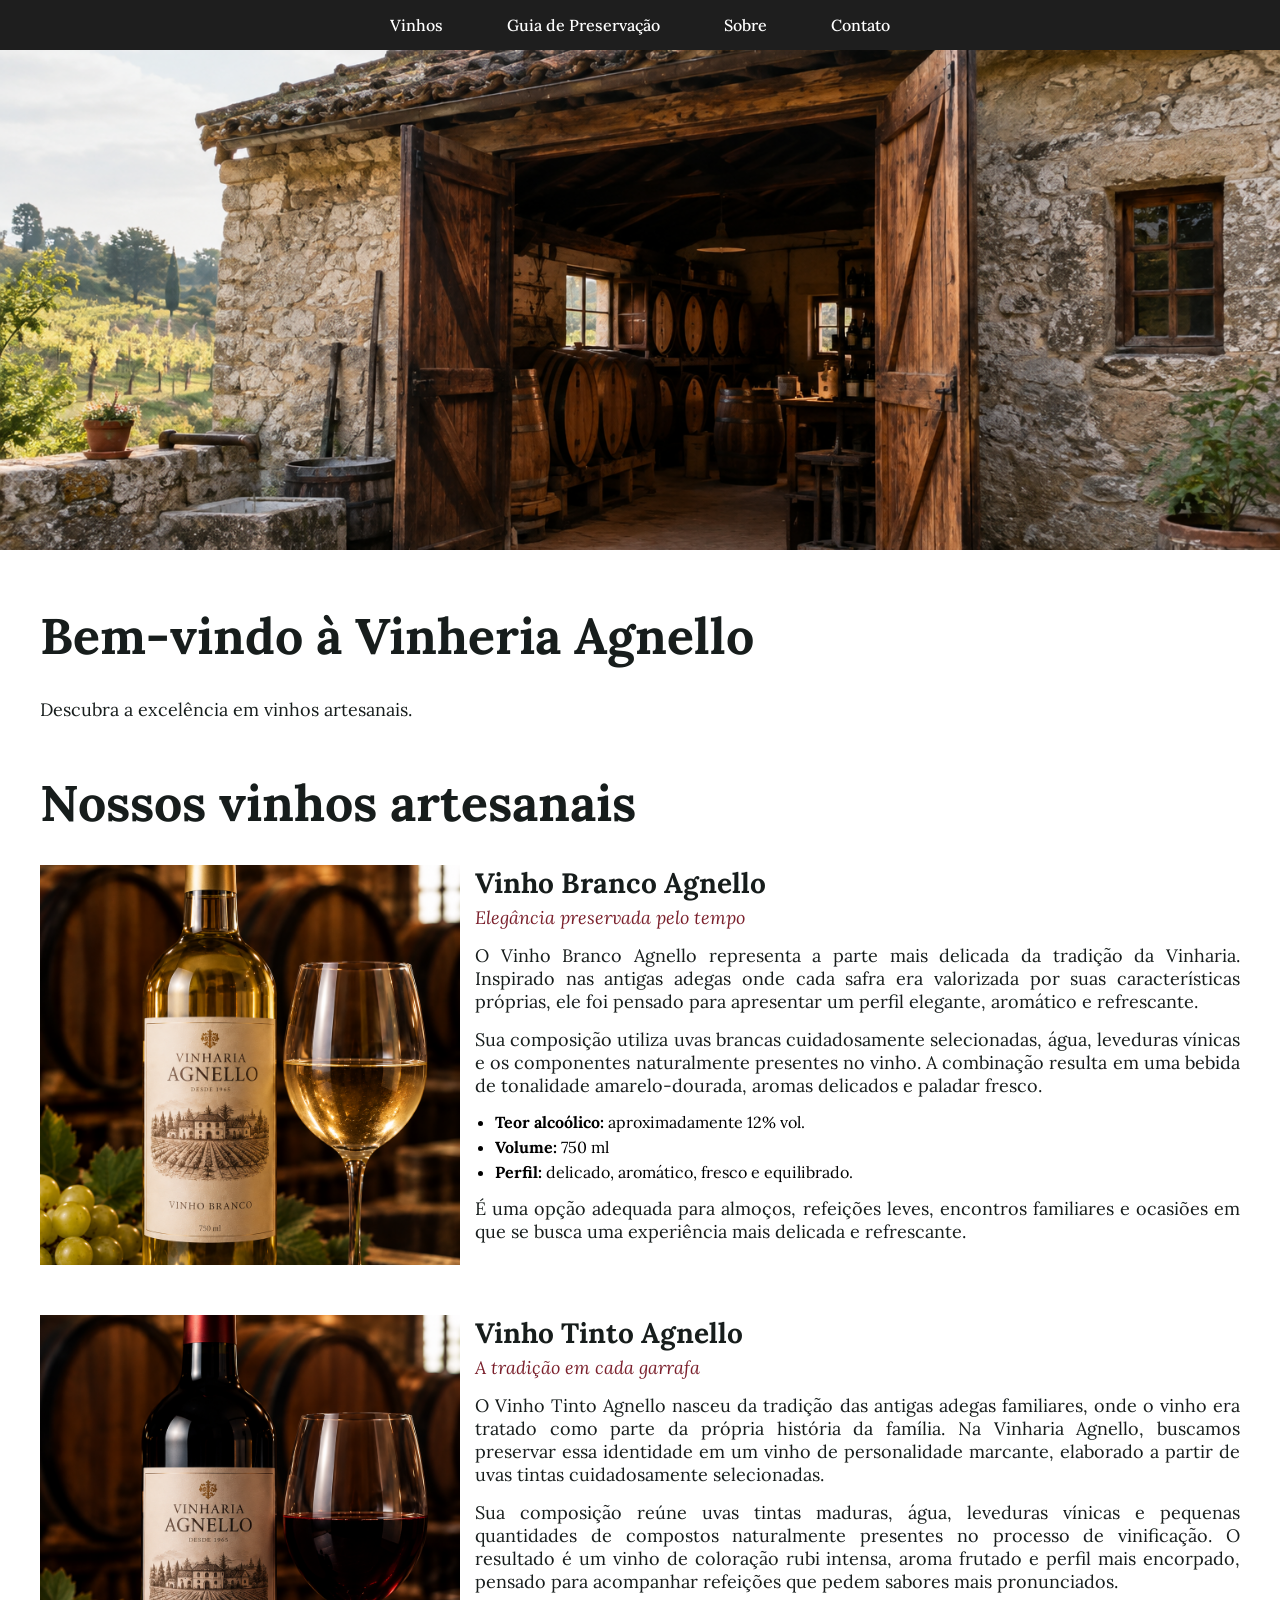
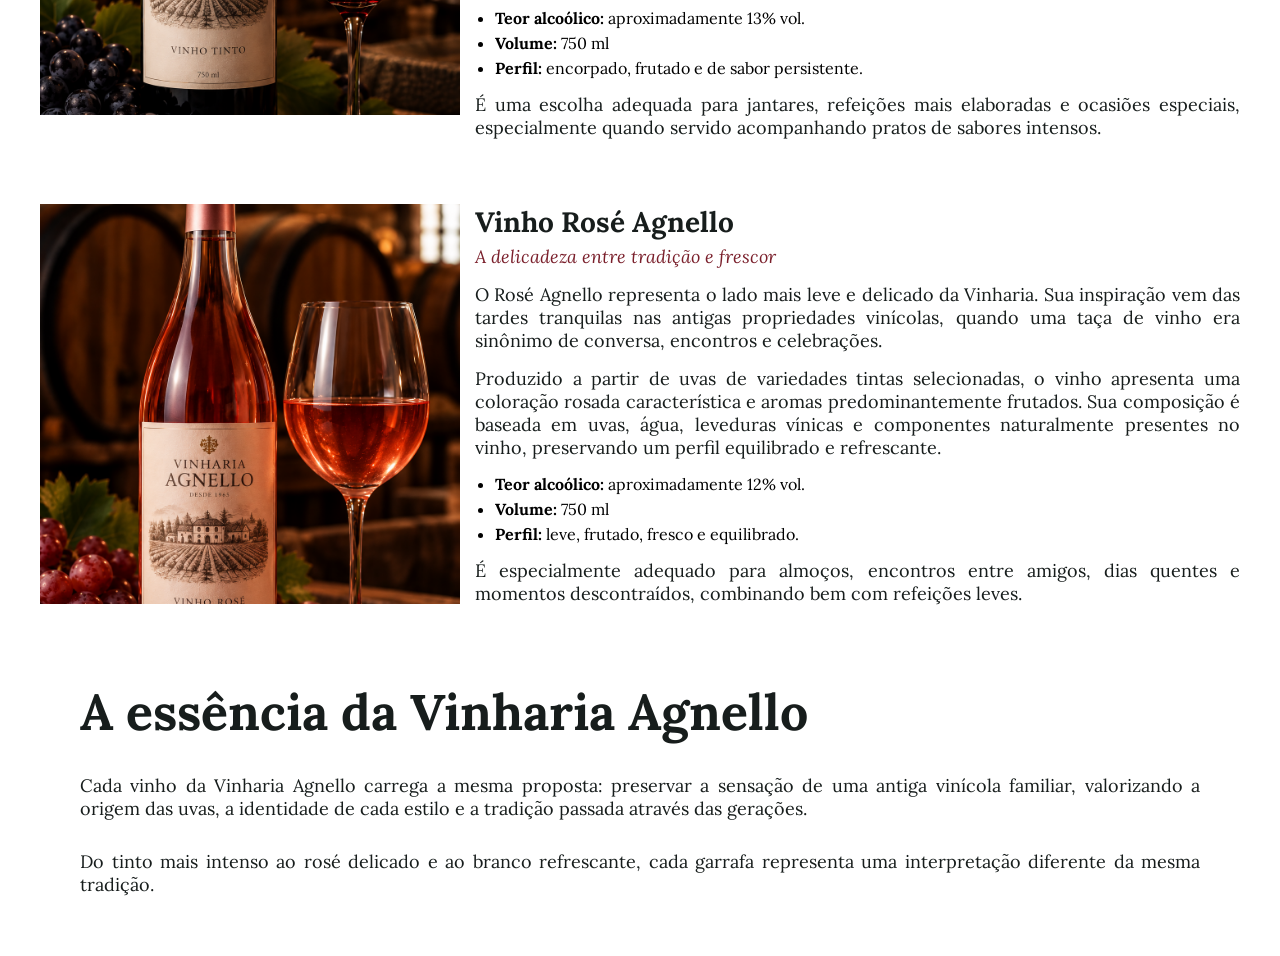
<file: index.html>
<!DOCTYPE html>
<html lang="pt-br">
<head>
    <link rel="stylesheet" href="src/css/style.css">
    <meta charset="UTF-8">
    <meta name="viewport" content="width=device-width, initial-scale=1.0">
    <title>Vinheria Agnello</title>
    <link rel="preconnect" href="https://fonts.googleapis.com">
    <link rel="preconnect" href="https://fonts.gstatic.com" crossorigin>
    <link href="https://fonts.googleapis.com/css2?family=Lora:ital,wght@0,400;0,500;0,600;0,700;1,400&display=swap" rel="stylesheet">
</head>
<body>
    <header>
        <a href="./html/vinhos.html">Vinhos</a>
        <a href="./html/Guia.html">Guia de Preservação</a>
        <a href="./html/sobre.html">Sobre</a>
        <a href="./html/contato.html">Contato</a>
        
    </header>

    <img id ="banner" src="src/images/vinharia.png" alt="Banner Vinheria Agnello">

    <h1>Bem-vindo à Vinheria Agnello</h1>
    <p>Descubra a excelência em vinhos artesanais.</p>

    </header>

    <h2>Nossos vinhos artesanais</h2>
<div class="vinhos-container">

    <div class="vinho-item">
        <img class="vinho" src="./src/images/vinho branco.png" alt="vinho branco">
        <div class="vinho-texto">
            <h3>Vinho Branco Agnello</h3>
            <p class="subtitulo">Elegância preservada pelo tempo</p>
            <p>O Vinho Branco Agnello representa a parte mais delicada da tradição da Vinharia. Inspirado nas antigas adegas onde cada safra era valorizada por suas características próprias, ele foi pensado para apresentar um perfil elegante, aromático e refrescante.</p>
            <p>Sua composição utiliza uvas brancas cuidadosamente selecionadas, água, leveduras vínicas e os componentes naturalmente presentes no vinho. A combinação resulta em uma bebida de tonalidade amarelo-dourada, aromas delicados e paladar fresco.</p>
            <ul>
                <li><strong>Teor alcoólico:</strong> aproximadamente 12% vol.</li>
                <li><strong>Volume:</strong> 750 ml</li>
                <li><strong>Perfil:</strong> delicado, aromático, fresco e equilibrado.</li>
            </ul>
            <p>É uma opção adequada para almoços, refeições leves, encontros familiares e ocasiões em que se busca uma experiência mais delicada e refrescante.</p>
        </div>
    </div>

    <div class="vinho-item">
        <img class="vinho" src="./src/images/vinho tinto.png" alt="vinho tinto">
        <div class="vinho-texto">
            <h3>Vinho Tinto Agnello</h3>
            <p class="subtitulo">A tradição em cada garrafa</p>
            <p>O Vinho Tinto Agnello nasceu da tradição das antigas adegas familiares, onde o vinho era tratado como parte da própria história da família. Na Vinharia Agnello, buscamos preservar essa identidade em um vinho de personalidade marcante, elaborado a partir de uvas tintas cuidadosamente selecionadas.</p>
            <p>Sua composição reúne uvas tintas maduras, água, leveduras vínicas e pequenas quantidades de compostos naturalmente presentes no processo de vinificação. O resultado é um vinho de coloração rubi intensa, aroma frutado e perfil mais encorpado, pensado para acompanhar refeições que pedem sabores mais pronunciados.</p>
            <ul>
                <li><strong>Teor alcoólico:</strong> aproximadamente 13% vol.</li>
                <li><strong>Volume:</strong> 750 ml</li>
                <li><strong>Perfil:</strong> encorpado, frutado e de sabor persistente.</li>
            </ul>
            <p>É uma escolha adequada para jantares, refeições mais elaboradas e ocasiões especiais, especialmente quando servido acompanhando pratos de sabores intensos.</p>
        </div>
    </div>

    <div class="vinho-item">
        <img class="vinho" src="./src/images/vinho rose.png" alt="vinho rosado">
        <div class="vinho-texto">
            <h3>Vinho Rosé Agnello</h3>
            <p class="subtitulo">A delicadeza entre tradição e frescor</p>
            <p>O Rosé Agnello representa o lado mais leve e delicado da Vinharia. Sua inspiração vem das tardes tranquilas nas antigas propriedades vinícolas, quando uma taça de vinho era sinônimo de conversa, encontros e celebrações.</p>
            <p>Produzido a partir de uvas de variedades tintas selecionadas, o vinho apresenta uma coloração rosada característica e aromas predominantemente frutados. Sua composição é baseada em uvas, água, leveduras vínicas e componentes naturalmente presentes no vinho, preservando um perfil equilibrado e refrescante.</p>
            <ul>
                <li><strong>Teor alcoólico:</strong> aproximadamente 12% vol.</li>
                <li><strong>Volume:</strong> 750 ml</li>
                <li><strong>Perfil:</strong> leve, frutado, fresco e equilibrado.</li>
            </ul>
            <p>É especialmente adequado para almoços, encontros entre amigos, dias quentes e momentos descontraídos, combinando bem com refeições leves.</p>
        </div>
    </div>

</div>

<div class="essencia">
    <h2>A essência da Vinharia Agnello</h2>
    <p>Cada vinho da Vinharia Agnello carrega a mesma proposta: preservar a sensação de uma antiga vinícola familiar, valorizando a origem das uvas, a identidade de cada estilo e a tradição passada através das gerações.</p>
    <p>Do tinto mais intenso ao rosé delicado e ao branco refrescante, cada garrafa representa uma interpretação diferente da mesma tradição.</p>
</div>


<!-- script no final da página para que o HTML carregue primeiro -->
<script src="src/js/script.js"></script>
</body>
</html>
</file>
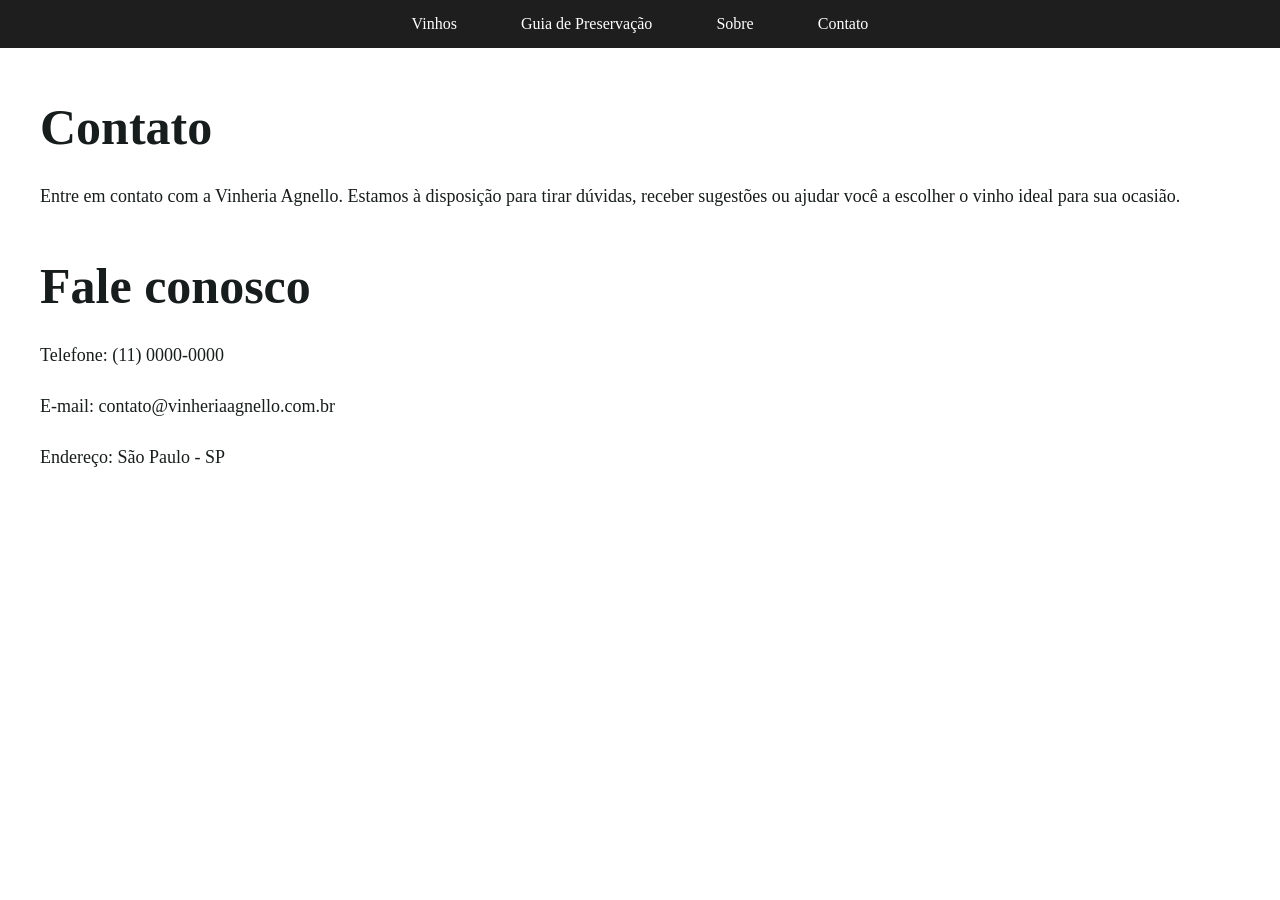
<file: html/contato.html>
<!DOCTYPE html>
<html lang="pt-br">
<head>
  <meta charset="UTF-8">
  <title>Contato - Vinheria Agnello</title>
  <link rel="stylesheet" href="../src/css/style.css">
</head>
<body>
   <header>
        <a href="./html/vinhos.html">Vinhos</a>
        <a href="./html/Guia.html">Guia de Preservação</a>
        <a href="./html/sobre.html">Sobre</a>
        <a href="./html/contato.html">Contato</a>
    </header>

  <main>
    <h1>Contato</h1>
    <p>Entre em contato com a Vinheria Agnello. Estamos à disposição para tirar dúvidas, receber sugestões ou ajudar você a escolher o vinho ideal para sua ocasião.</p>

    <section>
      <h2>Fale conosco</h2>
      <p>Telefone: (11) 0000-0000</p>
      <p>E-mail: contato@vinheriaagnello.com.br</p>
      <p>Endereço: São Paulo - SP</p>
    </section>
  </main>
</body>
</html>
</file>
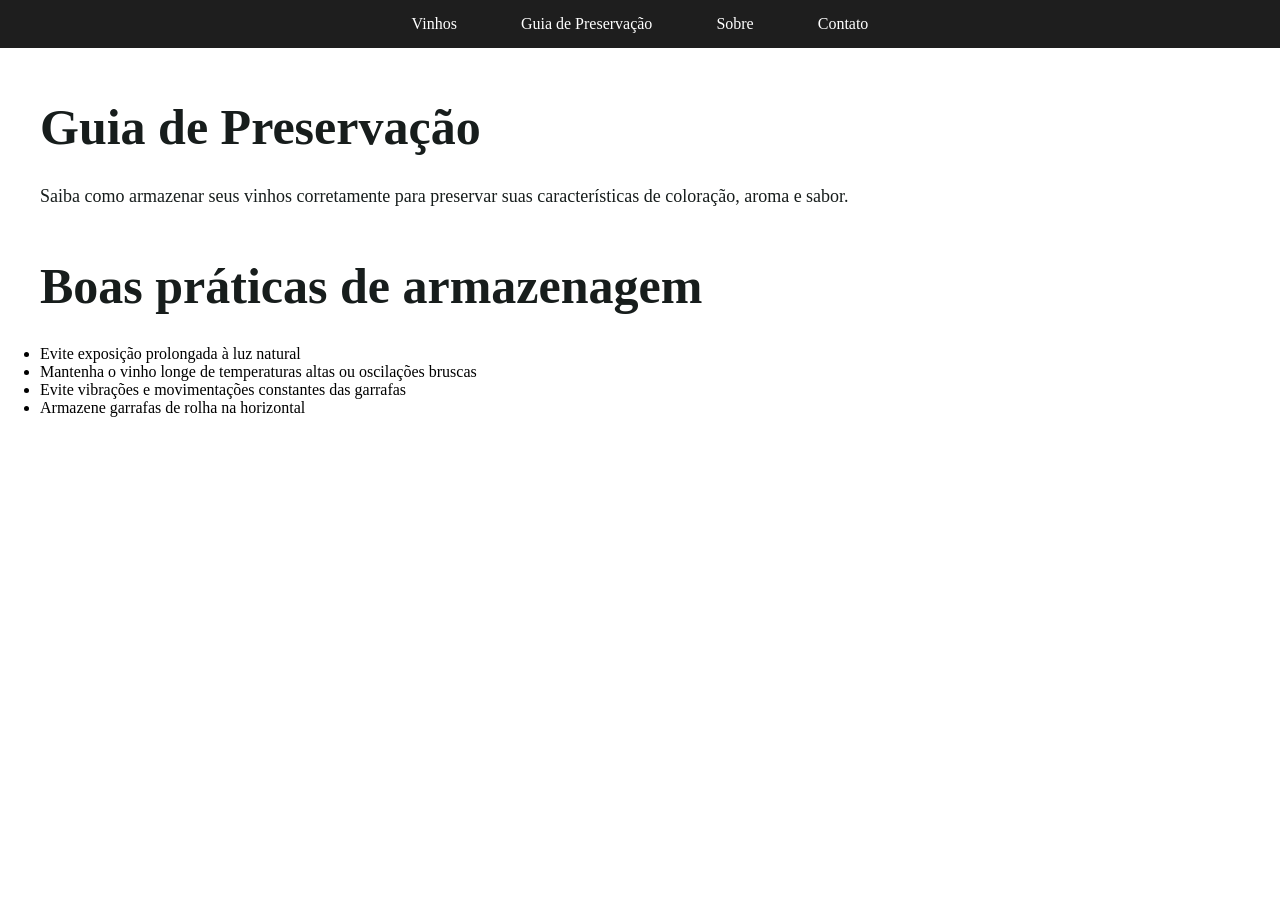
<file: html/Guia.html>
<!DOCTYPE html>
<html lang="pt-br">
<head>
  <meta charset="UTF-8">
  <title>Guia de Preservação - Vinheria Agnello</title>
  <link rel="stylesheet" href="../src/css/style.css">
</head>
<body>
  <header>
        <a href="./html/vinhos.html">Vinhos</a>
        <a href="./html/Guia.html">Guia de Preservação</a>
        <a href="./html/sobre.html">Sobre</a>
        <a href="./html/contato.html">Contato</a>
    </header>

  <main>
    <h1>Guia de Preservação</h1>
    <p>Saiba como armazenar seus vinhos corretamente para preservar suas características de coloração, aroma e sabor.</p>

    <section>
      <h2>Boas práticas de armazenagem</h2>
      <ul>
        <li>Evite exposição prolongada à luz natural</li>
        <li>Mantenha o vinho longe de temperaturas altas ou oscilações bruscas</li>
        <li>Evite vibrações e movimentações constantes das garrafas</li>
        <li>Armazene garrafas de rolha na horizontal</li>
      </ul>
    </section>
  </main>
</body>
</html>
</file>
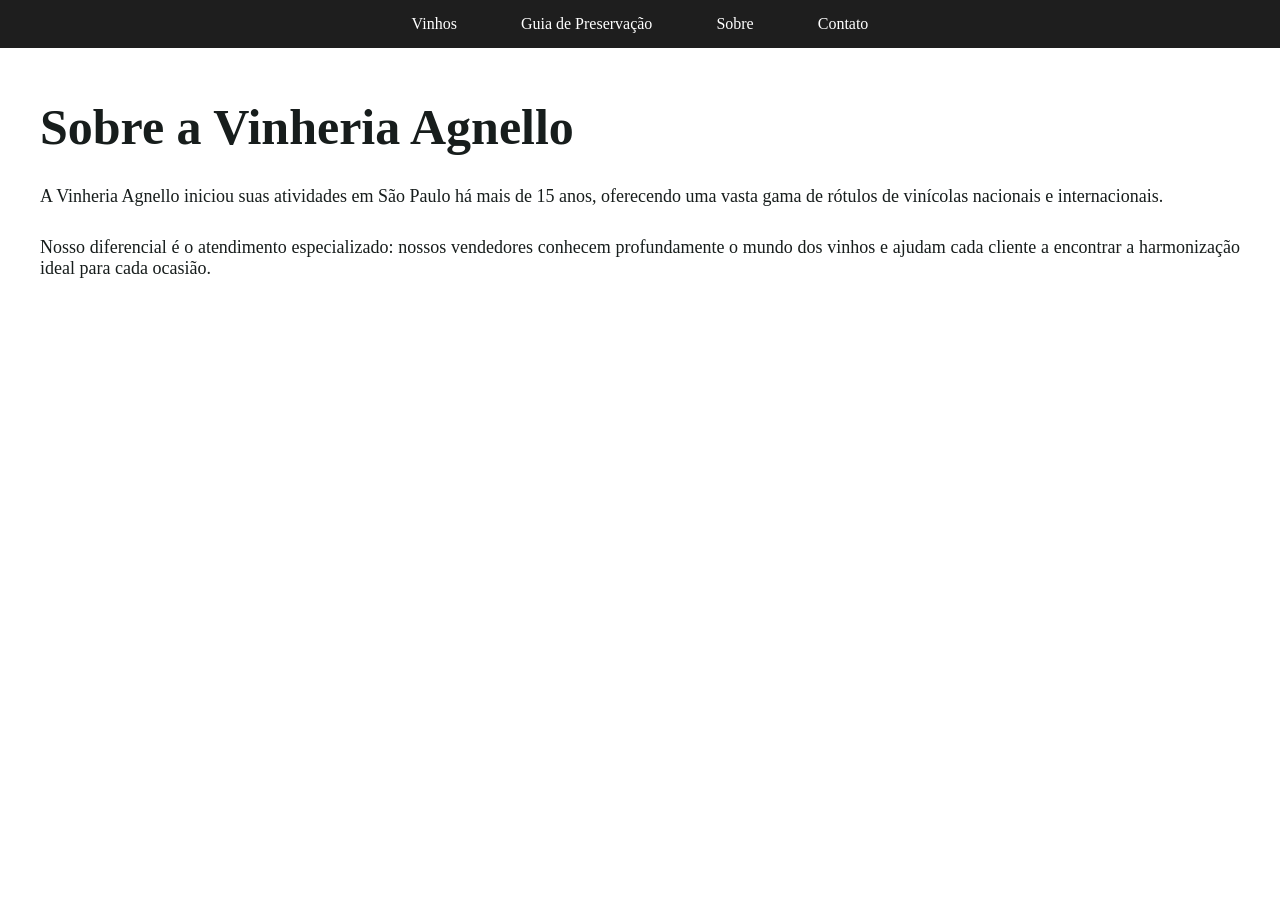
<file: html/sobre.html>
<!DOCTYPE html>
<html lang="pt-br">
<head>
  <meta charset="UTF-8">
  <title>Sobre - Vinheria Agnello</title>
  <link rel="stylesheet" href="../src/css/style.css">
</head>
<body>
   <header>
        <a href="./html/vinhos.html">Vinhos</a>
        <a href="./html/Guia.html">Guia de Preservação</a>
        <a href="./html/sobre.html">Sobre</a>
        <a href="./html/contato.html">Contato</a>
    </header>

  <main>
    <h1>Sobre a Vinheria Agnello</h1>
    <p>A Vinheria Agnello iniciou suas atividades em São Paulo há mais de 15 anos, oferecendo uma vasta gama de rótulos de vinícolas nacionais e internacionais.</p>
    <p>Nosso diferencial é o atendimento especializado: nossos vendedores conhecem profundamente o mundo dos vinhos e ajudam cada cliente a encontrar a harmonização ideal para cada ocasião.</p>
  </main>
</body>
</html>
</file>
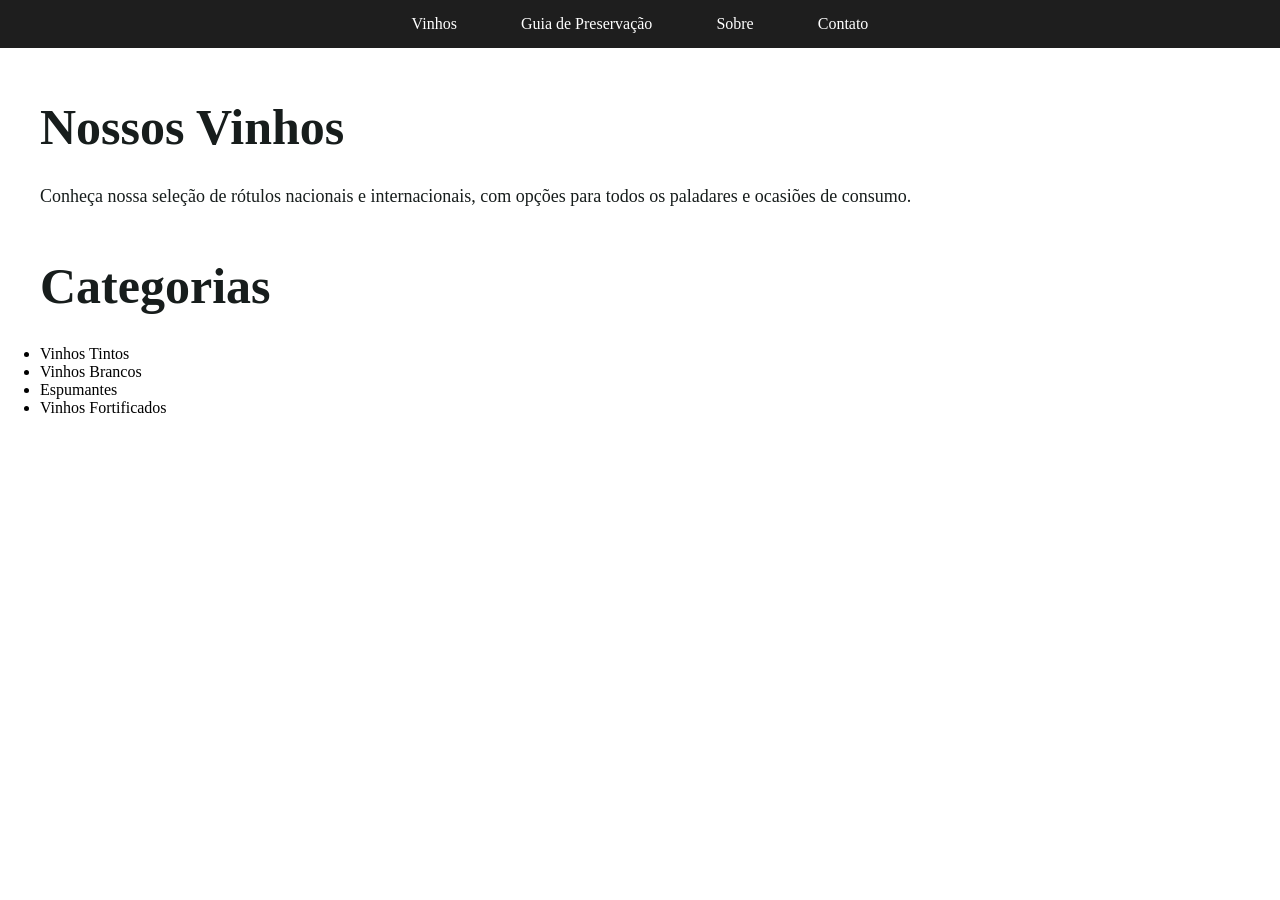
<file: html/vinhos.html>
<!DOCTYPE html>
<html lang="pt-br">
<head>
  <meta charset="UTF-8">
  <title>Vinhos - Vinheria Agnello</title>
  <link rel="stylesheet" href="../src/css/style.css">
</head>
<body>
   <header>
        <a href="./html/vinhos.html">Vinhos</a>
        <a href="./html/Guia.html">Guia de Preservação</a>
        <a href="./sobre.html">Sobre</a>
        <a href="./contato.html">Contato</a>
    </header>

  <main>
    <h1>Nossos Vinhos</h1>
    <p>Conheça nossa seleção de rótulos nacionais e internacionais, com opções para todos os paladares e ocasiões de consumo.</p>

    <section>
      <h2>Categorias</h2>
      <ul>
        <li>Vinhos Tintos</li>
        <li>Vinhos Brancos</li>
        <li>Espumantes</li>
        <li>Vinhos Fortificados</li>
      </ul>
    </section>
  </main>
</body>
</html>
</file>
<file: src/css/style.css>
body {
    margin:0;
    padding:0;
    box-sizing: border-box;
    font-family: "Lora", serif;
}
header{
    text-align: center;
    background-color: #1e1e1e;
    padding: 15px 0px;
}


a{
    font-size: 16px;
    color: #fff;
    text-decoration: none;
    font-weight: 500;
    padding: 20px;
    margin: 0px 10px;
}

h1{
    font-size: 50px;
    color: #171d1c;
    margin: 50px 40px 30px;
}

h2{
    font-size: 50px;
    color: #171d1c;
    margin: 50px 40px 30px;
}

/* img */
#banner{
    width: 100%;
    height: 500px;
    object-fit: cover;

}
.vinhos-container {
    display: flex;
    flex-direction: column;
    gap: 50px;
    margin: 0 40px 60px;
}

.vinho-item {
    display: flex;
    align-items: flex-start;
    gap: 15px;
}

.vinho {
    width: 420px;
    height: 400px;
    object-fit: cover;
    flex-shrink: 0;
    margin: 0;
}

.vinho-texto h3 {
    font-size: 28px;
    color: #171d1c;
    margin: 0 0 5px;
}

.vinho-texto .subtitulo {
    font-style: italic;
    color: #7a1f2b;
    margin: 0 0 15px;
}

.vinho-texto p {
    margin: 0 0 15px;
}

.vinho-texto ul {
    margin: 0 0 15px;
    padding-left: 20px;
}

.vinho-texto ul li {
    margin-bottom: 5px;
}

.essencia {
    margin: 60px 40px;
}

.essencia h2 {
    text-align: left;
}

p{
    font-size: 18px;
    color: #171d1c;
    margin: 0px 40px 30px;
    text-align: justify;
}
</file>
